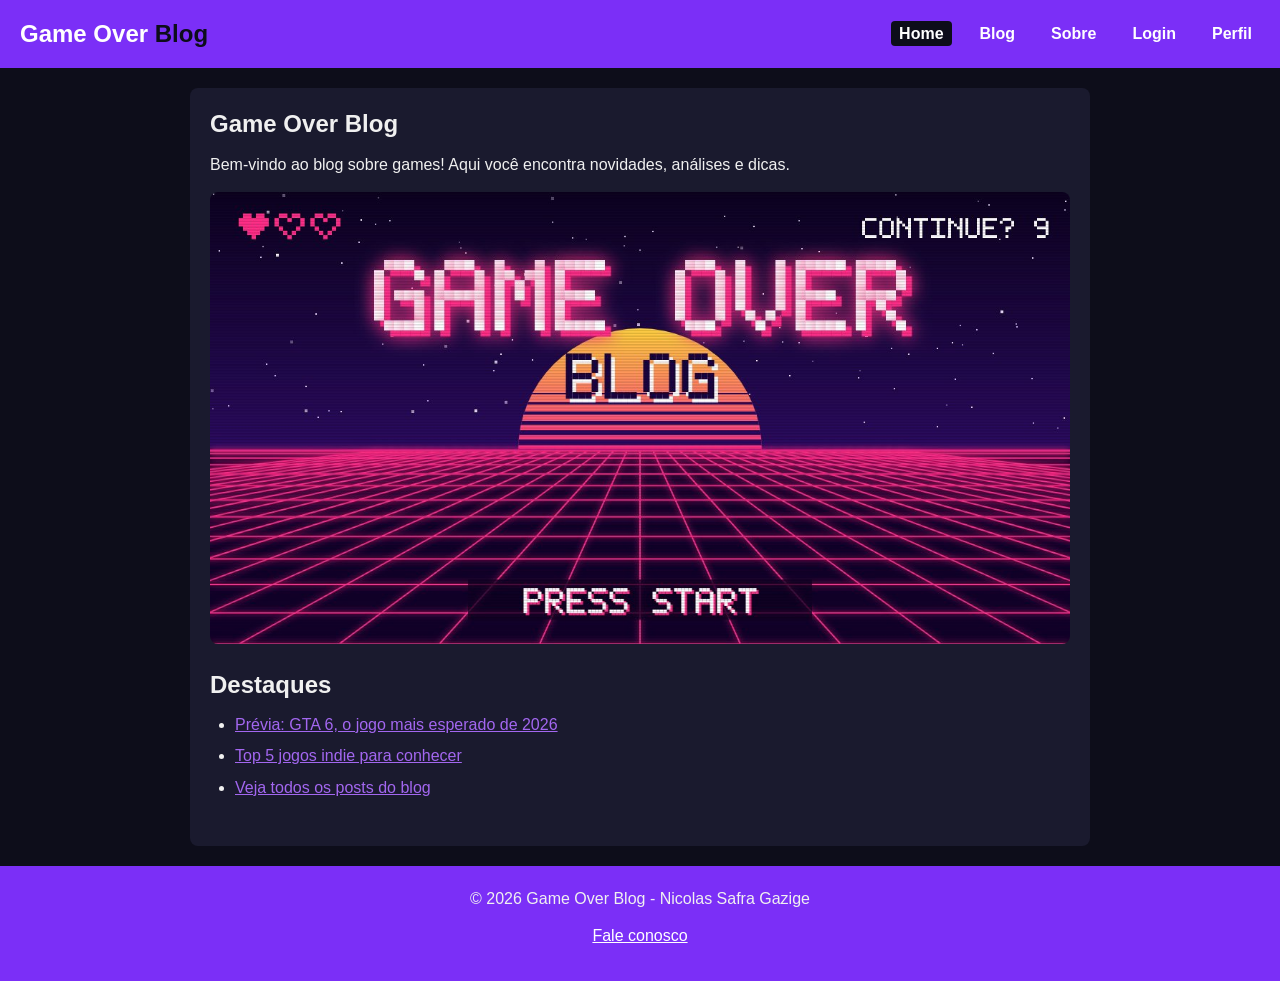
<file: index.html>
<!DOCTYPE html>
<!--
Descricao: Projeto integrador - Blog de Conteúdo sobre games
nome_arquivo: index.html
nome_exercicio: Projeto Game Over Blog
nome_aluno: Nicolas Safra Gazige
email_aluno: nicolas.gazige@aluno.cps.sp.gov.br
turma: WEBI-ISW028-A
-->
<html lang="pt-BR">
<head>
    <meta charset="UTF-8">
    <meta name="viewport" content="width=device-width, initial-scale=1.0">
    <meta name="description" content="Blog sobre games com novidades, análises e dicas.">
    <title>Home | Game Over Blog</title>

    <!-- Estilos da página -->
    <link rel="stylesheet" href="static/css/styles.css">
</head>
<body>
    <!-- Cabeçalho: logo e navegação (igual em todas as páginas) -->
    <header>
        <a href="index.html" class="logo">Game Over <span>Blog</span></a>
        <nav>
            <ul>
                <li><a href="index.html" class="ativo" aria-current="page">Home</a></li>
                <li><a href="blog.html">Blog</a></li>
                <li><a href="sobre.html">Sobre</a></li>
                <li><a href="login.html">Login</a></li>
                <li><a href="aulaHTML13/perfil.html">Perfil</a></li>
            </ul>
        </nav>
    </header>

    <!-- Conteúdo principal (muda de página para página) -->
    <main>
        <section class="hero">
            <h1>Game Over Blog</h1>
            <p>Bem-vindo ao blog sobre games! Aqui você encontra novidades, análises e dicas.</p>
            <img src="static/images/capa.jpg" alt="Capa do Game Over Blog: letreiro GAME OVER em pixel art sobre um pôr do sol retrô e grade neon">
        </section>

        <section>
            <h2>Destaques</h2>
            <ul class="destaques">
                <li><a href="post1.html">Prévia: GTA 6, o jogo mais esperado de 2026</a></li>
                <li><a href="post2.html">Top 5 jogos indie para conhecer</a></li>
                <li><a href="blog.html">Veja todos os posts do blog</a></li>
            </ul>
        </section>
    </main>

    <!-- Rodapé (igual em todas as páginas) -->
    <footer>
        <p>&copy; 2026 Game Over Blog - Nicolas Safra Gazige</p>
        <p><a href="sobre.html">Fale conosco</a></p>
    </footer>
</body>
</html>
</file>
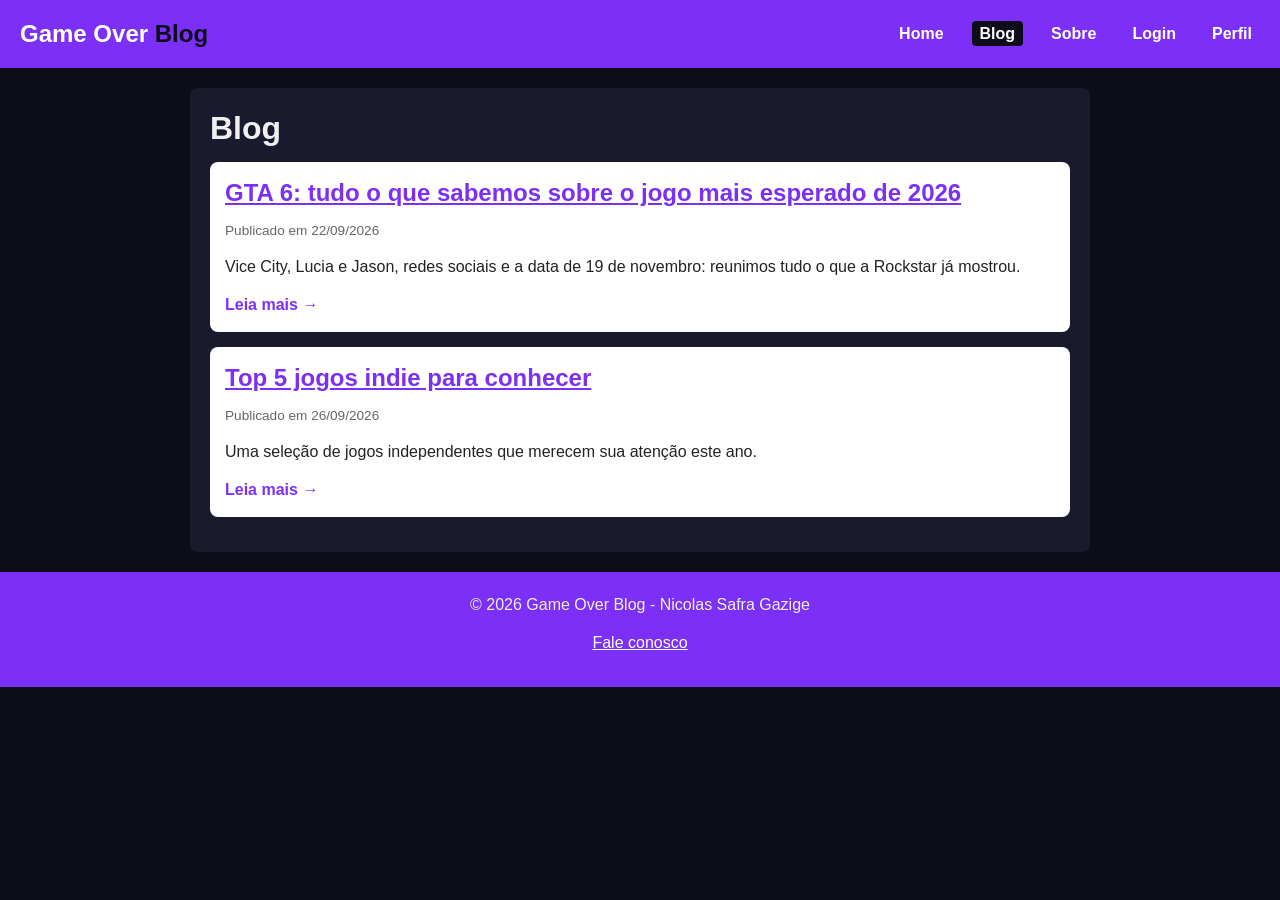
<file: blog.html>
<!DOCTYPE html>
<!--
Descricao: Projeto integrador - Blog de Conteúdo sobre games
nome_arquivo: blog.html
nome_exercicio: Projeto Game Over Blog
nome_aluno: Nicolas Safra Gazige
email_aluno: nicolas.gazige@aluno.cps.sp.gov.br
turma: WEBI-ISW028-A
-->
<html lang="pt-BR">
<head>
    <meta charset="UTF-8">
    <meta name="viewport" content="width=device-width, initial-scale=1.0">
    <meta name="description" content="Todos os posts do Game Over Blog.">
    <title>Blog | Game Over Blog</title>

    <!-- Estilos da página -->
    <link rel="stylesheet" href="static/css/styles.css">
</head>
<body>
    <!-- Cabeçalho: logo e navegação (igual em todas as páginas) -->
    <header>
        <a href="index.html" class="logo">Game Over <span>Blog</span></a>
        <nav>
            <ul>
                <li><a href="index.html">Home</a></li>
                <li><a href="blog.html" class="ativo" aria-current="page">Blog</a></li>
                <li><a href="sobre.html">Sobre</a></li>
                <li><a href="login.html">Login</a></li>
                <li><a href="aulaHTML13/perfil.html">Perfil</a></li>
            </ul>
        </nav>
    </header>

    <!-- Conteúdo principal (muda de página para página) -->
    <main>
        <h1>Blog</h1>

        <article class="card">
            <h2><a href="post1.html">GTA 6: tudo o que sabemos sobre o jogo mais esperado de 2026</a></h2>
            <p class="post-meta">Publicado em <time datetime="2026-09-22">22/09/2026</time></p>
            <p>Vice City, Lucia e Jason, redes sociais e a data de 19 de novembro: reunimos tudo o que a Rockstar já mostrou.</p>
            <a href="post1.html" class="leia-mais">Leia mais &rarr;</a>
        </article>

        <article class="card">
            <h2><a href="post2.html">Top 5 jogos indie para conhecer</a></h2>
            <p class="post-meta">Publicado em <time datetime="2026-09-26">26/09/2026</time></p>
            <p>Uma seleção de jogos independentes que merecem sua atenção este ano.</p>
            <a href="post2.html" class="leia-mais">Leia mais &rarr;</a>
        </article>
    </main>

    <!-- Rodapé (igual em todas as páginas) -->
    <footer>
        <p>&copy; 2026 Game Over Blog - Nicolas Safra Gazige</p>
        <p><a href="sobre.html">Fale conosco</a></p>
    </footer>
</body>
</html>
</file>
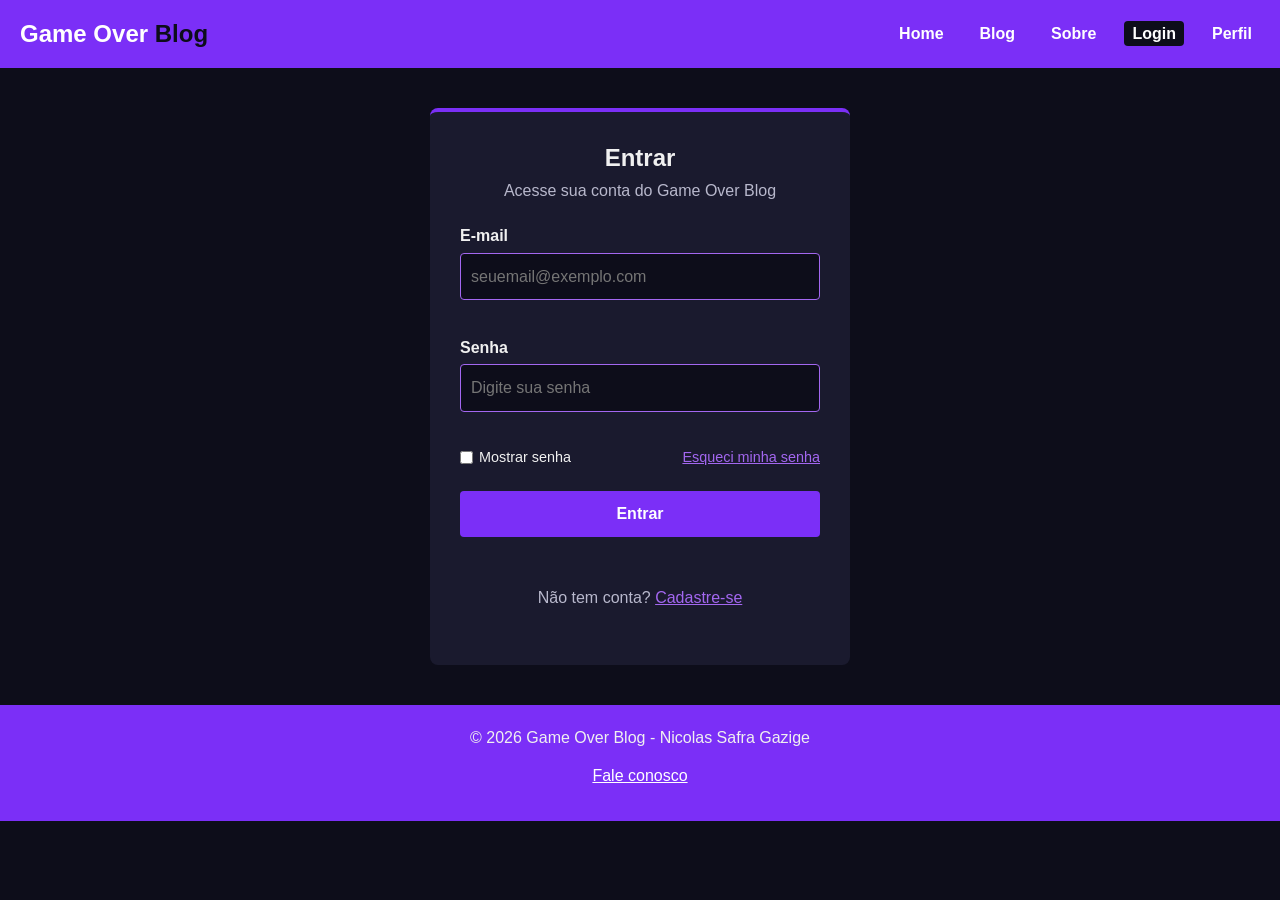
<file: login.html>
<!DOCTYPE html>
<!--
Descricao: Projeto integrador - Blog de Conteúdo sobre games
nome_arquivo: login.html
nome_exercicio: Aula 12 - Introdução aos Formulários Web (tela de login)
nome_aluno: Nicolas Safra Gazige
email_aluno: nicolas.gazige@aluno.cps.sp.gov.br
turma: WEBI-ISW028-A
-->
<html lang="pt-BR">
<head>
    <meta charset="UTF-8">
    <meta name="viewport" content="width=device-width, initial-scale=1.0">
    <meta name="description" content="Entre na sua conta do Game Over Blog.">
    <title>Login | Game Over Blog</title>

    <!-- Estilos do site + estilos da tela de login -->
    <link rel="stylesheet" href="static/css/styles.css">
    <link rel="stylesheet" href="static/css/login.css">
</head>
<body>
    <!-- Cabeçalho: logo e navegação (igual em todas as páginas) -->
    <header>
        <a href="index.html" class="logo">Game Over <span>Blog</span></a>
        <nav>
            <ul>
                <li><a href="index.html">Home</a></li>
                <li><a href="blog.html">Blog</a></li>
                <li><a href="sobre.html">Sobre</a></li>
                <li><a href="login.html" class="ativo" aria-current="page">Login</a></li>
                <li><a href="aulaHTML13/perfil.html">Perfil</a></li>
            </ul>
        </nav>
    </header>

    <main class="pagina-login">
        <section class="caixa-login">
            <h1>Entrar</h1>
            <p class="subtitulo">Acesse sua conta do Game Over Blog</p>

            <!-- action: para onde os dados seriam enviados | method: forma de envio (GET ou POST) -->
            <form id="formLogin" action="#" method="post" novalidate>

                <div class="campo">
                    <label for="email">E-mail</label>
                    <input type="email" id="email" name="email" placeholder="seuemail@exemplo.com">
                    <span class="erro" id="erroEmail"></span>
                </div>

                <div class="campo">
                    <label for="senha">Senha</label>
                    <!-- type="password" deixa a senha oculta -->
                    <input type="password" id="senha" name="senha" placeholder="Digite sua senha">
                    <span class="erro" id="erroSenha"></span>
                </div>

                <div class="opcoes">
                    <label class="mostrar">
                        <input type="checkbox" id="mostrarSenha"> Mostrar senha
                    </label>
                    <a href="#">Esqueci minha senha</a>
                </div>

                <button type="submit">Entrar</button>

                <p class="mensagem" id="mensagem"></p>
            </form>

            <p class="cadastro">Não tem conta? <a href="aulaHTML13/cadastro.html">Cadastre-se</a></p>
        </section>
    </main>

    <!-- Rodapé (igual em todas as páginas) -->
    <footer>
        <p>&copy; 2026 Game Over Blog - Nicolas Safra Gazige</p>
        <p><a href="sobre.html">Fale conosco</a></p>
    </footer>

    <script src="static/js/login.js"></script>
</body>
</html>
</file>
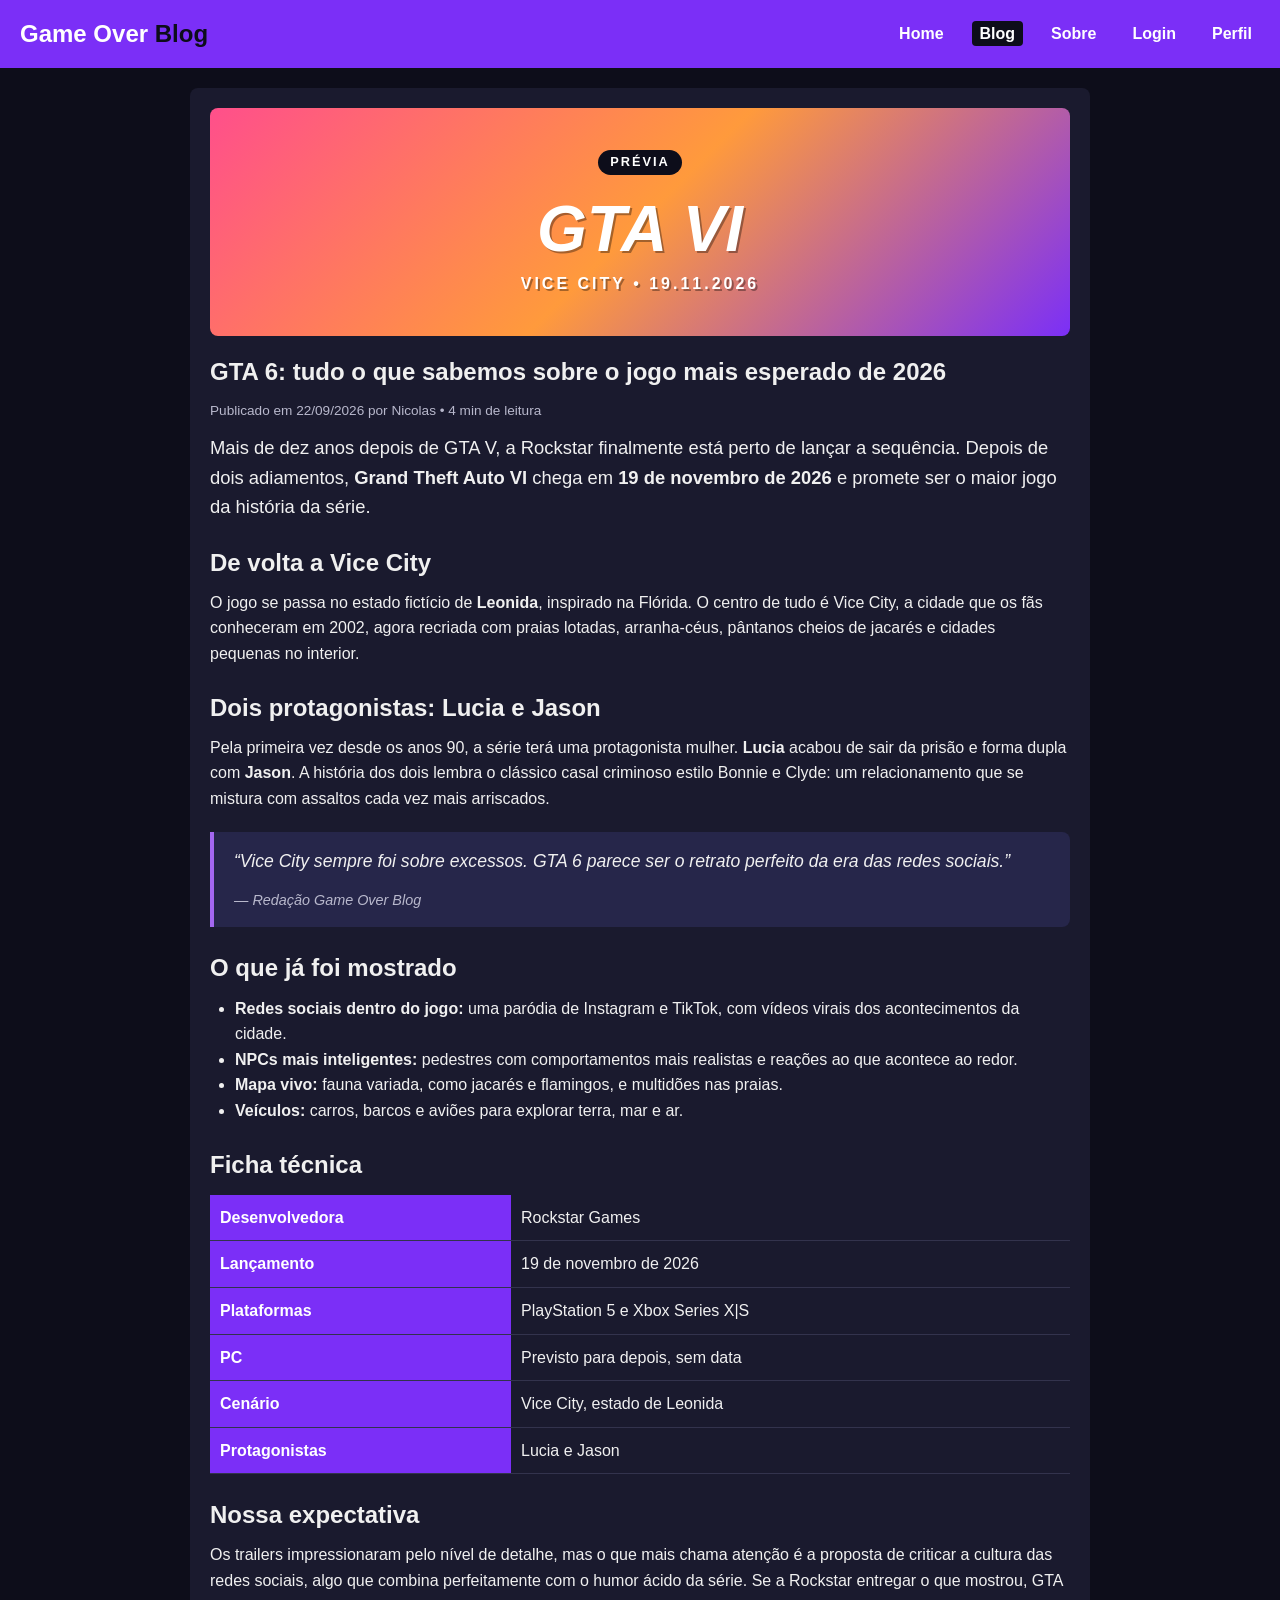
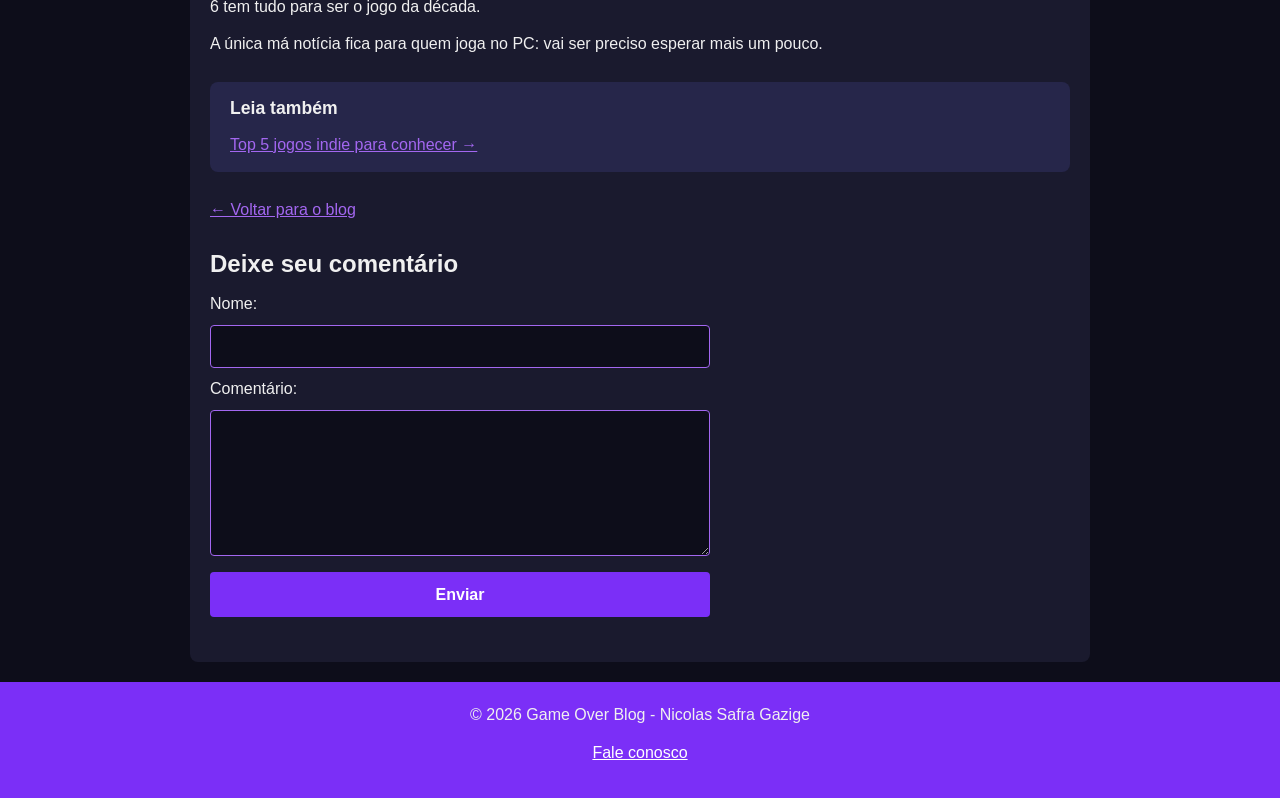
<file: post1.html>
<!DOCTYPE html>
<!--
Descricao: Projeto integrador - Blog de Conteúdo sobre games
nome_arquivo: post1.html
nome_exercicio: Projeto Game Over Blog
nome_aluno: Nicolas Safra Gazige
email_aluno: nicolas.gazige@aluno.cps.sp.gov.br
turma: WEBI-ISW028-A
-->
<html lang="pt-BR">
<head>
    <meta charset="UTF-8">
    <meta name="viewport" content="width=device-width, initial-scale=1.0">
    <meta name="description" content="GTA 6: data de lançamento, protagonistas, cenário e tudo o que já sabemos.">
    <title>GTA 6: tudo o que sabemos | Game Over Blog</title>

    <!-- Estilos da página -->
    <link rel="stylesheet" href="static/css/styles.css">
</head>
<body>
    <!-- Cabeçalho: logo e navegação (igual em todas as páginas) -->
    <header>
        <a href="index.html" class="logo">Game Over <span>Blog</span></a>
        <nav>
            <ul>
                <li><a href="index.html">Home</a></li>
                <li><a href="blog.html" class="ativo" aria-current="page">Blog</a></li>
                <li><a href="sobre.html">Sobre</a></li>
                <li><a href="login.html">Login</a></li>
                <li><a href="aulaHTML13/perfil.html">Perfil</a></li>
            </ul>
        </nav>
    </header>

    <!-- Conteúdo principal (muda de página para página) -->
    <main>
        <article class="post">
            <!-- Banner feito só com CSS (sem imagem) -->
            <div class="banner-gta">
                <p class="banner-tag">Prévia</p>
                <p class="banner-titulo">GTA VI</p>
                <p class="banner-sub">Vice City &bull; 19.11.2026</p>
            </div>

            <h1>GTA 6: tudo o que sabemos sobre o jogo mais esperado de 2026</h1>
            <p class="post-meta">Publicado em <time datetime="2026-09-22">22/09/2026</time> por Nicolas &bull; 4 min de leitura</p>

            <p class="lead">Mais de dez anos depois de GTA V, a Rockstar finalmente está perto de lançar a sequência. Depois de dois adiamentos, <strong>Grand Theft Auto VI</strong> chega em <strong>19 de novembro de 2026</strong> e promete ser o maior jogo da história da série.</p>

            <h2>De volta a Vice City</h2>
            <p>O jogo se passa no estado fictício de <strong>Leonida</strong>, inspirado na Flórida. O centro de tudo é Vice City, a cidade que os fãs conheceram em 2002, agora recriada com praias lotadas, arranha-céus, pântanos cheios de jacarés e cidades pequenas no interior.</p>

            <h2>Dois protagonistas: Lucia e Jason</h2>
            <p>Pela primeira vez desde os anos 90, a série terá uma protagonista mulher. <strong>Lucia</strong> acabou de sair da prisão e forma dupla com <strong>Jason</strong>. A história dos dois lembra o clássico casal criminoso estilo Bonnie e Clyde: um relacionamento que se mistura com assaltos cada vez mais arriscados.</p>

            <blockquote>
                <p>&ldquo;Vice City sempre foi sobre excessos. GTA 6 parece ser o retrato perfeito da era das redes sociais.&rdquo;</p>
                <cite>&mdash; Redação Game Over Blog</cite>
            </blockquote>

            <h2>O que já foi mostrado</h2>
            <ul>
                <li><strong>Redes sociais dentro do jogo:</strong> uma paródia de Instagram e TikTok, com vídeos virais dos acontecimentos da cidade.</li>
                <li><strong>NPCs mais inteligentes:</strong> pedestres com comportamentos mais realistas e reações ao que acontece ao redor.</li>
                <li><strong>Mapa vivo:</strong> fauna variada, como jacarés e flamingos, e multidões nas praias.</li>
                <li><strong>Veículos:</strong> carros, barcos e aviões para explorar terra, mar e ar.</li>
            </ul>

            <h2>Ficha técnica</h2>
            <table class="ficha">
                <tbody>
                    <tr>
                        <th scope="row">Desenvolvedora</th>
                        <td>Rockstar Games</td>
                    </tr>
                    <tr>
                        <th scope="row">Lançamento</th>
                        <td><time datetime="2026-11-19">19 de novembro de 2026</time></td>
                    </tr>
                    <tr>
                        <th scope="row">Plataformas</th>
                        <td>PlayStation 5 e Xbox Series X|S</td>
                    </tr>
                    <tr>
                        <th scope="row">PC</th>
                        <td>Previsto para depois, sem data</td>
                    </tr>
                    <tr>
                        <th scope="row">Cenário</th>
                        <td>Vice City, estado de Leonida</td>
                    </tr>
                    <tr>
                        <th scope="row">Protagonistas</th>
                        <td>Lucia e Jason</td>
                    </tr>
                </tbody>
            </table>

            <h2>Nossa expectativa</h2>
            <p>Os trailers impressionaram pelo nível de detalhe, mas o que mais chama atenção é a proposta de criticar a cultura das redes sociais, algo que combina perfeitamente com o humor ácido da série. Se a Rockstar entregar o que mostrou, GTA 6 tem tudo para ser o jogo da década.</p>
            <p>A única má notícia fica para quem joga no PC: vai ser preciso esperar mais um pouco.</p>

            <aside class="leia-tambem">
                <h2>Leia também</h2>
                <p><a href="post2.html">Top 5 jogos indie para conhecer &rarr;</a></p>
            </aside>

            <p><a href="blog.html">&larr; Voltar para o blog</a></p>
        </article>

        <section class="comentarios">
            <h2>Deixe seu comentário</h2>
            <form action="#" method="post">
                <label for="nome">Nome:</label>
                <input type="text" id="nome" name="nome" required>

                <label for="comentario">Comentário:</label>
                <textarea id="comentario" name="comentario" rows="5" required></textarea>

                <button type="submit">Enviar</button>
            </form>
        </section>
    </main>

    <!-- Rodapé (igual em todas as páginas) -->
    <footer>
        <p>&copy; 2026 Game Over Blog - Nicolas Safra Gazige</p>
        <p><a href="sobre.html">Fale conosco</a></p>
    </footer>
</body>
</html>
</file>
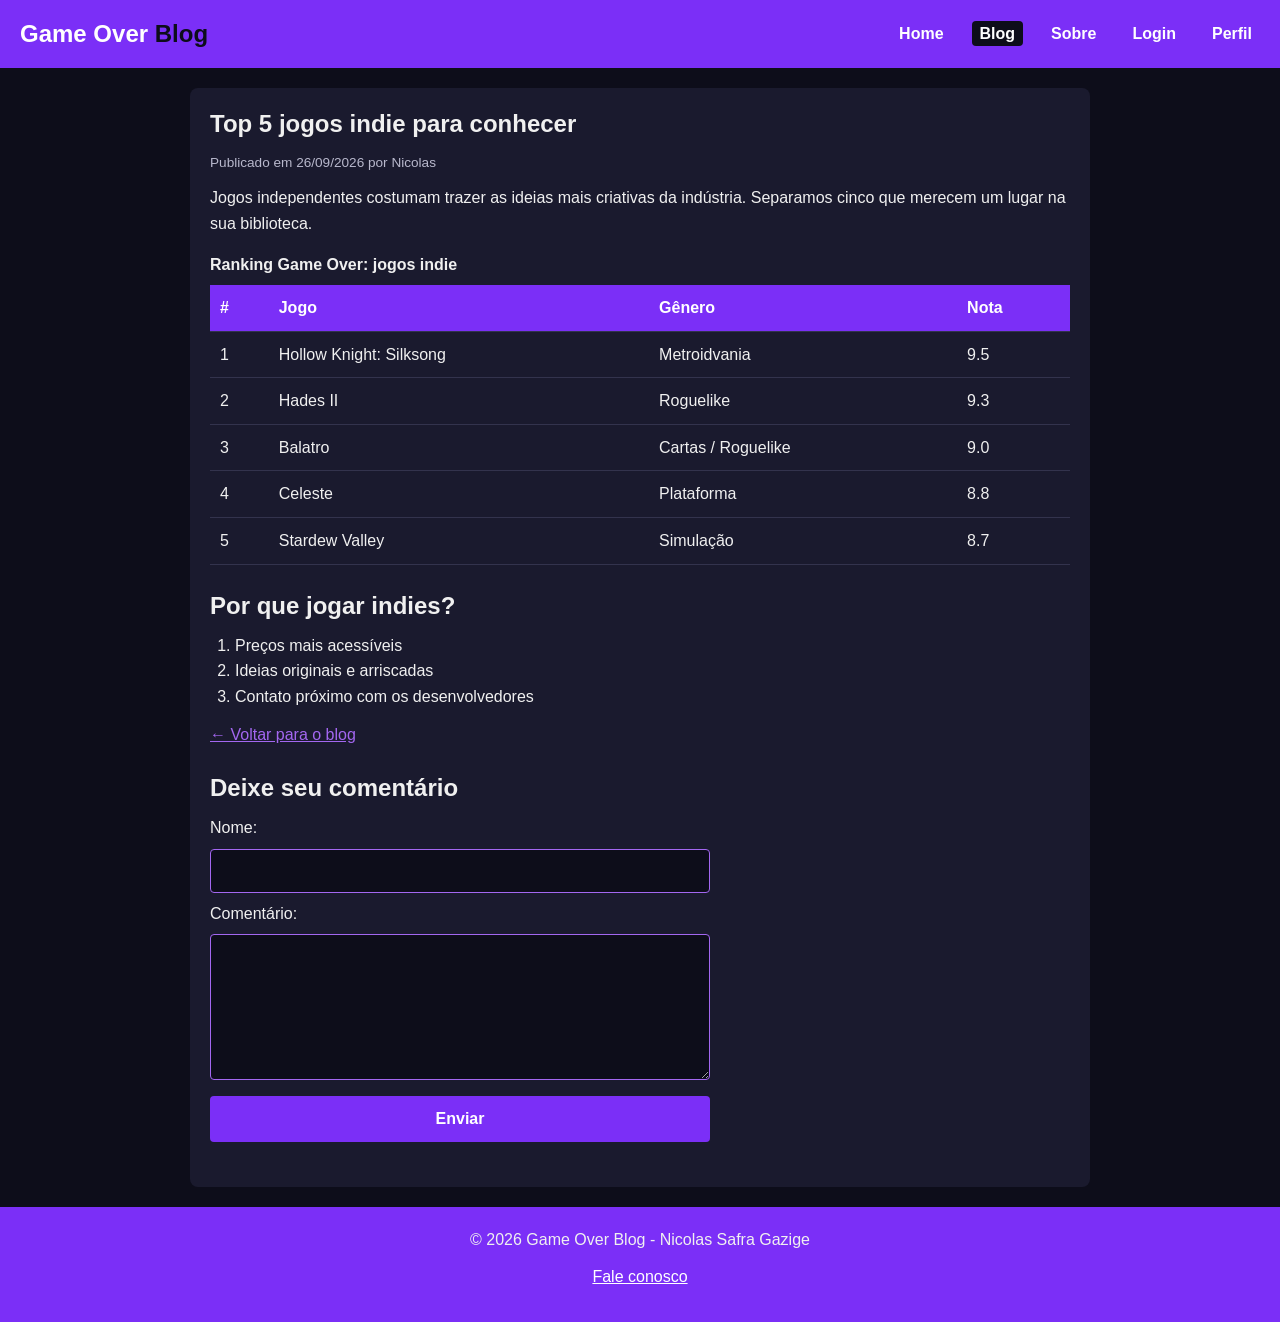
<file: post2.html>
<!DOCTYPE html>
<!--
Descricao: Projeto integrador - Blog de Conteúdo sobre games
nome_arquivo: post2.html
nome_exercicio: Projeto Game Over Blog
nome_aluno: Nicolas Safra Gazige
email_aluno: nicolas.gazige@aluno.cps.sp.gov.br
turma: WEBI-ISW028-A
-->
<html lang="pt-BR">
<head>
    <meta charset="UTF-8">
    <meta name="viewport" content="width=device-width, initial-scale=1.0">
    <meta name="description" content="Ranking com cinco jogos indie para conhecer.">
    <title>Top 5 jogos indie | Game Over Blog</title>

    <!-- Estilos da página -->
    <link rel="stylesheet" href="static/css/styles.css">
</head>
<body>
    <!-- Cabeçalho: logo e navegação (igual em todas as páginas) -->
    <header>
        <a href="index.html" class="logo">Game Over <span>Blog</span></a>
        <nav>
            <ul>
                <li><a href="index.html">Home</a></li>
                <li><a href="blog.html" class="ativo" aria-current="page">Blog</a></li>
                <li><a href="sobre.html">Sobre</a></li>
                <li><a href="login.html">Login</a></li>
                <li><a href="aulaHTML13/perfil.html">Perfil</a></li>
            </ul>
        </nav>
    </header>

    <!-- Conteúdo principal (muda de página para página) -->
    <main>
        <article class="post">
            <h1>Top 5 jogos indie para conhecer</h1>
            <p class="post-meta">Publicado em <time datetime="2026-09-26">26/09/2026</time> por Nicolas</p>

            <p>Jogos independentes costumam trazer as ideias mais criativas da indústria. Separamos cinco que merecem um lugar na sua biblioteca.</p>

            <table>
                <caption>Ranking Game Over: jogos indie</caption>
                <thead>
                    <tr>
                        <th scope="col">#</th>
                        <th scope="col">Jogo</th>
                        <th scope="col">Gênero</th>
                        <th scope="col">Nota</th>
                    </tr>
                </thead>
                <tbody>
                    <tr>
                        <td>1</td>
                        <td>Hollow Knight: Silksong</td>
                        <td>Metroidvania</td>
                        <td>9.5</td>
                    </tr>
                    <tr>
                        <td>2</td>
                        <td>Hades II</td>
                        <td>Roguelike</td>
                        <td>9.3</td>
                    </tr>
                    <tr>
                        <td>3</td>
                        <td>Balatro</td>
                        <td>Cartas / Roguelike</td>
                        <td>9.0</td>
                    </tr>
                    <tr>
                        <td>4</td>
                        <td>Celeste</td>
                        <td>Plataforma</td>
                        <td>8.8</td>
                    </tr>
                    <tr>
                        <td>5</td>
                        <td>Stardew Valley</td>
                        <td>Simulação</td>
                        <td>8.7</td>
                    </tr>
                </tbody>
            </table>

            <h2>Por que jogar indies?</h2>
            <ol>
                <li>Preços mais acessíveis</li>
                <li>Ideias originais e arriscadas</li>
                <li>Contato próximo com os desenvolvedores</li>
            </ol>

            <p><a href="blog.html">&larr; Voltar para o blog</a></p>
        </article>

        <section class="comentarios">
            <h2>Deixe seu comentário</h2>
            <form action="#" method="post">
                <label for="nome">Nome:</label>
                <input type="text" id="nome" name="nome" required>

                <label for="comentario">Comentário:</label>
                <textarea id="comentario" name="comentario" rows="5" required></textarea>

                <button type="submit">Enviar</button>
            </form>
        </section>
    </main>

    <!-- Rodapé (igual em todas as páginas) -->
    <footer>
        <p>&copy; 2026 Game Over Blog - Nicolas Safra Gazige</p>
        <p><a href="sobre.html">Fale conosco</a></p>
    </footer>
</body>
</html>
</file>
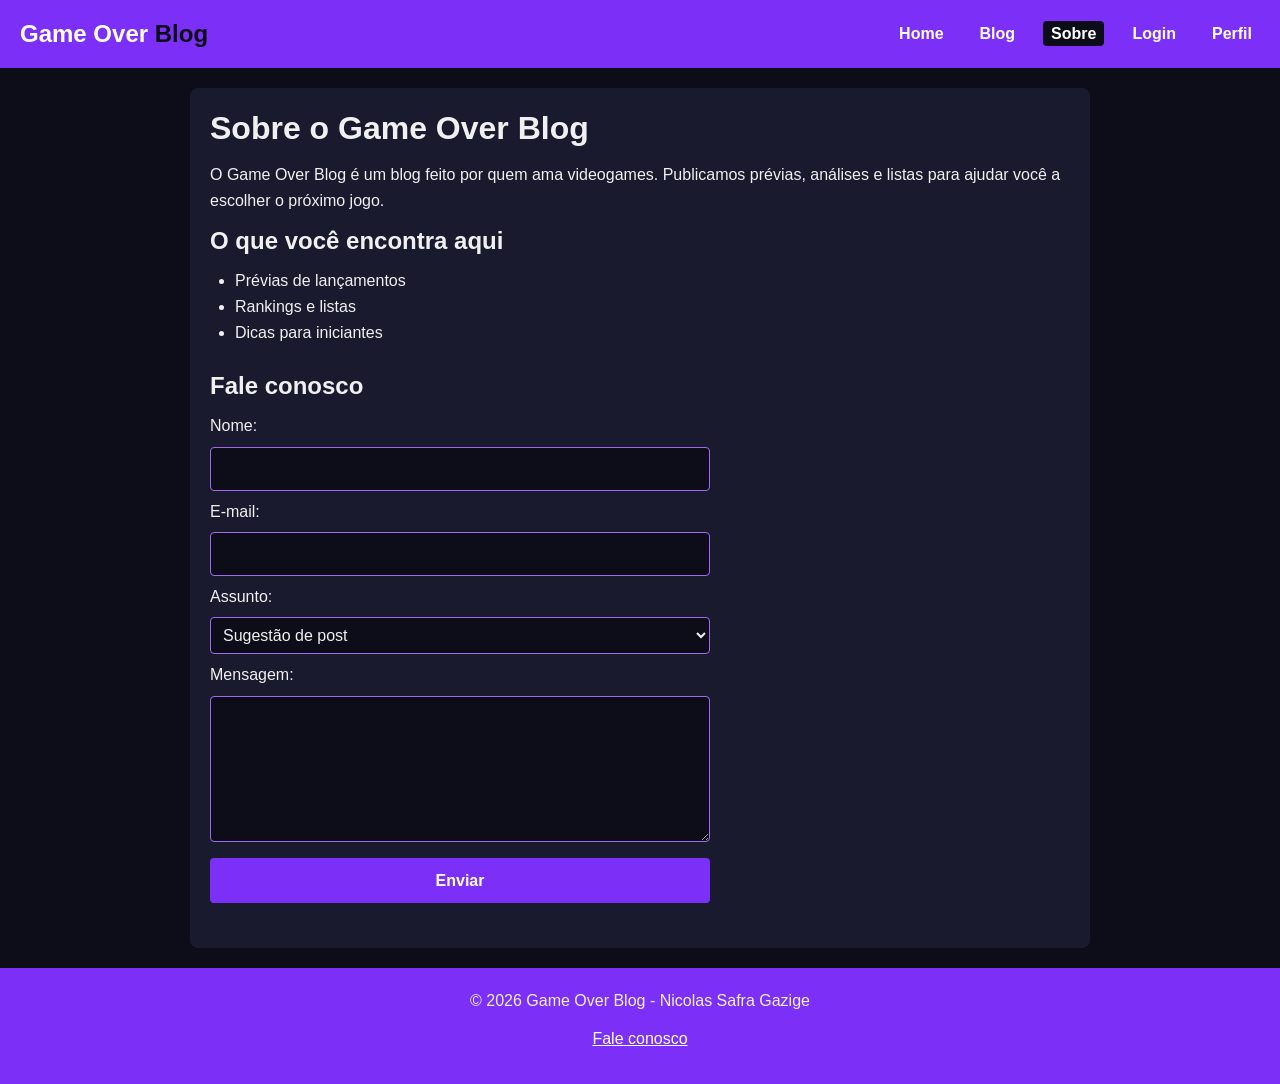
<file: sobre.html>
<!DOCTYPE html>
<!--
Descricao: Projeto integrador - Blog de Conteúdo sobre games
nome_arquivo: sobre.html
nome_exercicio: Projeto Game Over Blog
nome_aluno: Nicolas Safra Gazige
email_aluno: nicolas.gazige@aluno.cps.sp.gov.br
turma: WEBI-ISW028-A
-->
<html lang="pt-BR">
<head>
    <meta charset="UTF-8">
    <meta name="viewport" content="width=device-width, initial-scale=1.0">
    <meta name="description" content="Conheça o Game Over Blog e entre em contato.">
    <title>Sobre | Game Over Blog</title>

    <!-- Estilos da página -->
    <link rel="stylesheet" href="static/css/styles.css">
</head>
<body>
    <!-- Cabeçalho: logo e navegação (igual em todas as páginas) -->
    <header>
        <a href="index.html" class="logo">Game Over <span>Blog</span></a>
        <nav>
            <ul>
                <li><a href="index.html">Home</a></li>
                <li><a href="blog.html">Blog</a></li>
                <li><a href="sobre.html" class="ativo" aria-current="page">Sobre</a></li>
                <li><a href="login.html">Login</a></li>
                <li><a href="aulaHTML13/perfil.html">Perfil</a></li>
            </ul>
        </nav>
    </header>

    <!-- Conteúdo principal (muda de página para página) -->
    <main>
        <h1>Sobre o Game Over Blog</h1>

        <section>
            <p>O Game Over Blog é um blog feito por quem ama videogames. Publicamos prévias, análises e listas para ajudar você a escolher o próximo jogo.</p>

            <h2>O que você encontra aqui</h2>
            <ul>
                <li>Prévias de lançamentos</li>
                <li>Rankings e listas</li>
                <li>Dicas para iniciantes</li>
            </ul>
        </section>

        <section class="contato">
            <h2>Fale conosco</h2>
            <form action="#" method="post">
                <label for="nome">Nome:</label>
                <input type="text" id="nome" name="nome" required>

                <label for="email">E-mail:</label>
                <input type="email" id="email" name="email" required>

                <label for="assunto">Assunto:</label>
                <select id="assunto" name="assunto">
                    <option value="sugestao">Sugestão de post</option>
                    <option value="parceria">Parceria</option>
                    <option value="outro">Outro</option>
                </select>

                <label for="mensagem">Mensagem:</label>
                <textarea id="mensagem" name="mensagem" rows="5" required></textarea>

                <button type="submit">Enviar</button>
            </form>
        </section>
    </main>

    <!-- Rodapé (igual em todas as páginas) -->
    <footer>
        <p>&copy; 2026 Game Over Blog - Nicolas Safra Gazige</p>
        <p><a href="sobre.html">Fale conosco</a></p>
    </footer>
</body>
</html>
</file>
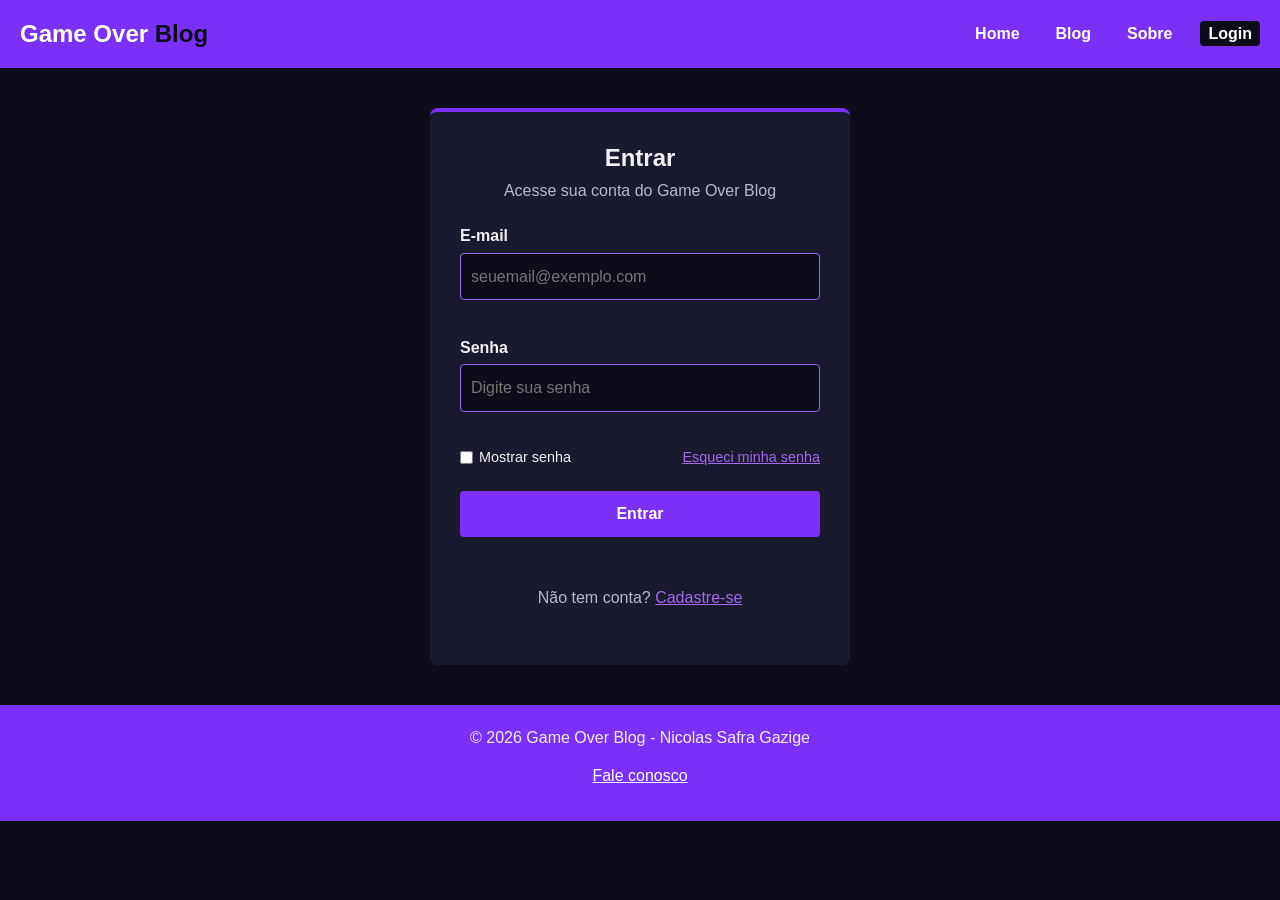
<file: aulaHTML12/login.html>
<!DOCTYPE html>
<!--
Descricao: Projeto integrador - Blog de Conteúdo sobre games
nome_arquivo: login.html
nome_exercicio: Aula 12 - Introdução aos Formulários Web (tela de login)
nome_aluno: Nicolas Safra Gazige
email_aluno: nicolas.gazige@aluno.cps.sp.gov.br
turma: WEBI-ISW028-A
-->
<html lang="pt-BR">
<head>
    <meta charset="UTF-8">
    <meta name="viewport" content="width=device-width, initial-scale=1.0">
    <meta name="description" content="Entre na sua conta do Game Over Blog.">
    <title>Login | Game Over Blog</title>

    <!-- Estilos do site + estilos da tela de login -->
    <link rel="stylesheet" href="../static/css/styles.css">
    <link rel="stylesheet" href="login.css">
</head>
<body>
    <!-- Cabeçalho: logo e navegação (igual em todas as páginas) -->
    <header>
        <a href="../index.html" class="logo">Game Over <span>Blog</span></a>
        <nav>
            <ul>
                <li><a href="../index.html">Home</a></li>
                <li><a href="../blog.html">Blog</a></li>
                <li><a href="../sobre.html">Sobre</a></li>
                <li><a href="login.html" class="ativo" aria-current="page">Login</a></li>
            </ul>
        </nav>
    </header>

    <main class="pagina-login">
        <section class="caixa-login">
            <h1>Entrar</h1>
            <p class="subtitulo">Acesse sua conta do Game Over Blog</p>

            <!-- action: para onde os dados seriam enviados | method: forma de envio (GET ou POST) -->
            <form id="formLogin" action="#" method="post" novalidate>

                <div class="campo">
                    <label for="email">E-mail</label>
                    <input type="email" id="email" name="email" placeholder="seuemail@exemplo.com">
                    <span class="erro" id="erroEmail"></span>
                </div>

                <div class="campo">
                    <label for="senha">Senha</label>
                    <!-- type="password" deixa a senha oculta -->
                    <input type="password" id="senha" name="senha" placeholder="Digite sua senha">
                    <span class="erro" id="erroSenha"></span>
                </div>

                <div class="opcoes">
                    <label class="mostrar">
                        <input type="checkbox" id="mostrarSenha"> Mostrar senha
                    </label>
                    <a href="#">Esqueci minha senha</a>
                </div>

                <button type="submit">Entrar</button>

                <p class="mensagem" id="mensagem"></p>
            </form>

            <p class="cadastro">Não tem conta? <a href="#">Cadastre-se</a></p>
        </section>
    </main>

    <!-- Rodapé (igual em todas as páginas) -->
    <footer>
        <p>&copy; 2026 Game Over Blog - Nicolas Safra Gazige</p>
        <p><a href="../sobre.html">Fale conosco</a></p>
    </footer>

    <script src="login.js"></script>
</body>
</html>
</file>
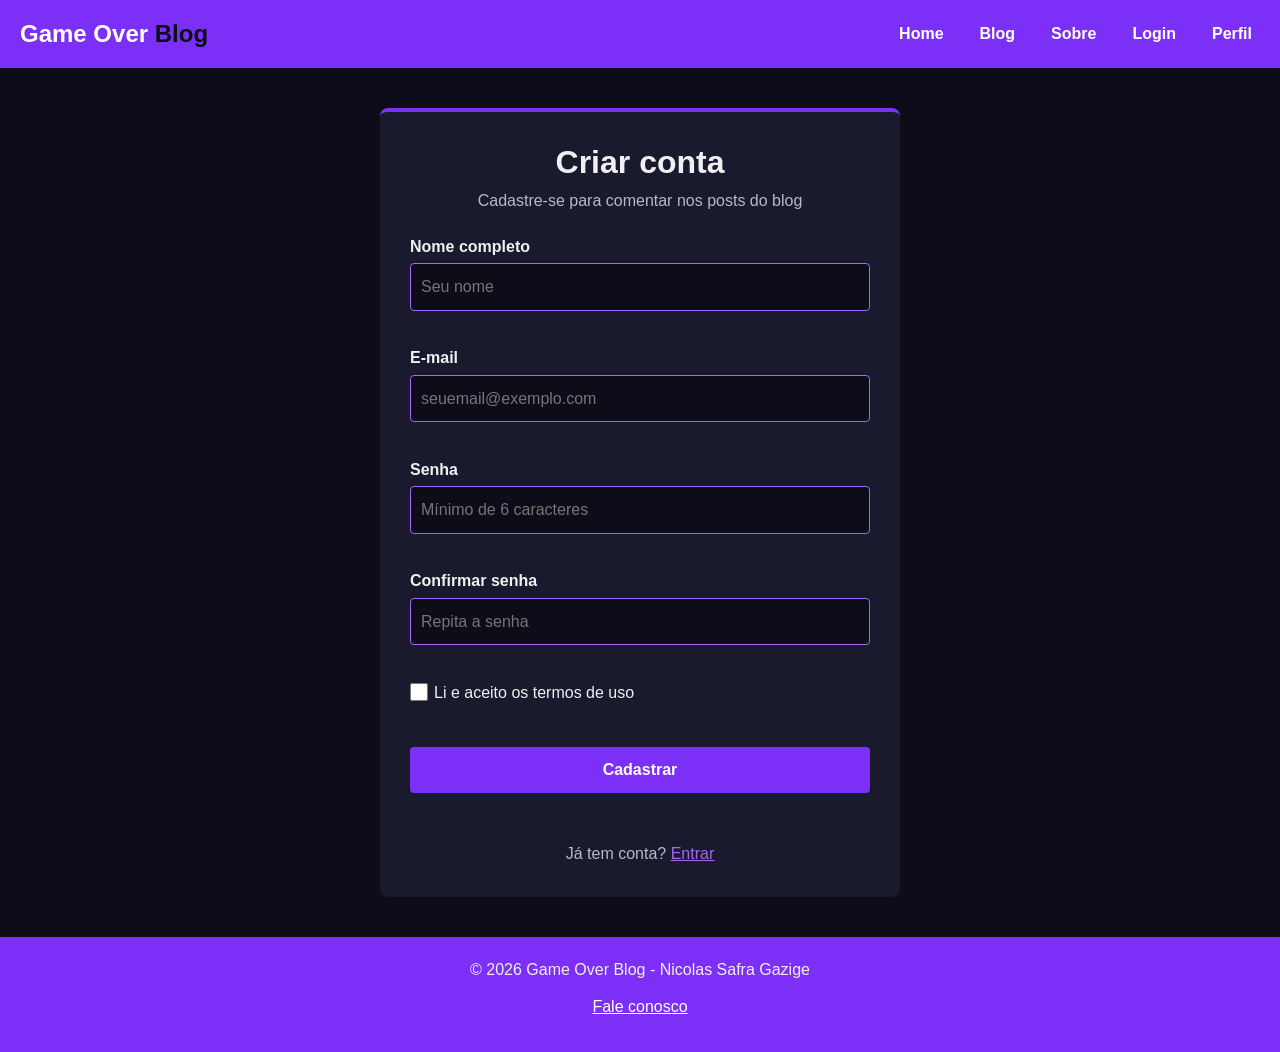
<file: aulaHTML13/cadastro.html>
<!DOCTYPE html>
<!--
Descricao: Projeto integrador - Blog de Conteúdo sobre games
nome_arquivo: cadastro.html
nome_exercicio: Aula 13 - Elementos Avançados de Formulário (cadastro)
nome_aluno: Nicolas Safra Gazige
email_aluno: nicolas.gazige@aluno.cps.sp.gov.br
turma: WEBI-ISW028-A
-->
<html lang="pt-BR">
<head>
    <meta charset="UTF-8">
    <meta name="viewport" content="width=device-width, initial-scale=1.0">
    <meta name="description" content="Crie sua conta no Game Over Blog.">
    <title>Cadastro | Game Over Blog</title>

    <!-- Estilos do site + estilos dos formulários da Aula 13 -->
    <link rel="stylesheet" href="../static/css/styles.css">
    <link rel="stylesheet" href="main.css">
</head>
<body>
    <!-- Cabeçalho: logo e navegação (igual em todas as páginas) -->
    <header>
        <a href="../index.html" class="logo">Game Over <span>Blog</span></a>
        <nav>
            <ul>
                <li><a href="../index.html">Home</a></li>
                <li><a href="../blog.html">Blog</a></li>
                <li><a href="../sobre.html">Sobre</a></li>
                <li><a href="../login.html">Login</a></li>
                <li><a href="perfil.html">Perfil</a></li>
            </ul>
        </nav>
    </header>

    <main class="pagina-form">
        <h1>Criar conta</h1>
        <p class="subtitulo">Cadastre-se para comentar nos posts do blog</p>

        <!-- novalidate: a validação é feita pelo main.js -->
        <form id="formCadastro" action="#" method="post" novalidate>

            <div class="campo">
                <label for="nome">Nome completo</label>
                <input type="text" id="nome" name="nome" placeholder="Seu nome">
                <span class="erro" id="erroNome"></span>
            </div>

            <div class="campo">
                <label for="email">E-mail</label>
                <input type="email" id="email" name="email" placeholder="seuemail@exemplo.com">
                <span class="erro" id="erroEmail"></span>
            </div>

            <div class="campo">
                <label for="senha">Senha</label>
                <!-- type="password" deixa a senha oculta -->
                <input type="password" id="senha" name="senha" placeholder="Mínimo de 6 caracteres">
                <span class="erro" id="erroSenha"></span>
            </div>

            <div class="campo">
                <label for="confirmaSenha">Confirmar senha</label>
                <input type="password" id="confirmaSenha" name="confirmaSenha" placeholder="Repita a senha">
                <span class="erro" id="erroConfirma"></span>
            </div>

            <!-- checkbox: aceitar os termos -->
            <div class="campo">
                <label class="opcao">
                    <input type="checkbox" id="termos" name="termos"> Li e aceito os termos de uso
                </label>
                <span class="erro" id="erroTermos"></span>
            </div>

            <button type="submit">Cadastrar</button>

            <p class="mensagem" id="mensagem"></p>
        </form>

        <p class="rodape-form">Já tem conta? <a href="../login.html">Entrar</a></p>
    </main>

    <!-- Rodapé (igual em todas as páginas) -->
    <footer>
        <p>&copy; 2026 Game Over Blog - Nicolas Safra Gazige</p>
        <p><a href="../sobre.html">Fale conosco</a></p>
    </footer>

    <script src="main.js"></script>
</body>
</html>
</file>
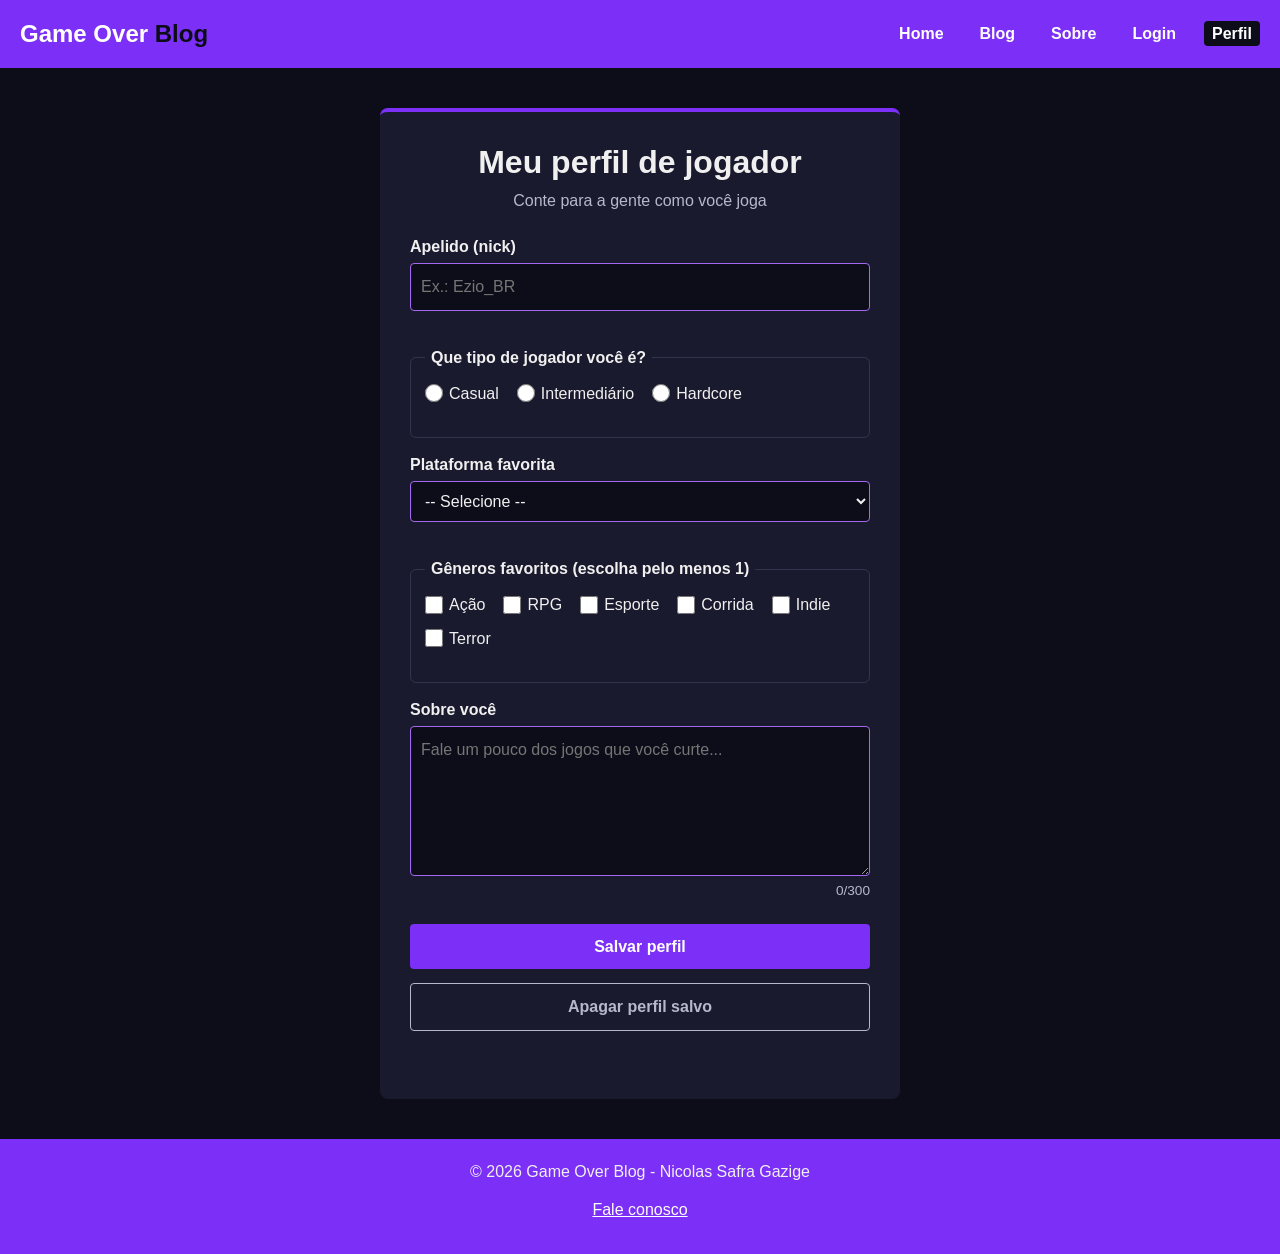
<file: aulaHTML13/perfil.html>
<!DOCTYPE html>
<!--
Descricao: Projeto integrador - Blog de Conteúdo sobre games
nome_arquivo: perfil.html
nome_exercicio: Aula 13 - Elementos Avançados de Formulário (perfil)
nome_aluno: Nicolas Safra Gazige
email_aluno: nicolas.gazige@aluno.cps.sp.gov.br
turma: WEBI-ISW028-A
-->
<html lang="pt-BR">
<head>
    <meta charset="UTF-8">
    <meta name="viewport" content="width=device-width, initial-scale=1.0">
    <meta name="description" content="Monte seu perfil de jogador no Game Over Blog.">
    <title>Perfil | Game Over Blog</title>

    <!-- Estilos do site + estilos dos formulários da Aula 13 -->
    <link rel="stylesheet" href="../static/css/styles.css">
    <link rel="stylesheet" href="main.css">
</head>
<body>
    <!-- Cabeçalho: logo e navegação (igual em todas as páginas) -->
    <header>
        <a href="../index.html" class="logo">Game Over <span>Blog</span></a>
        <nav>
            <ul>
                <li><a href="../index.html">Home</a></li>
                <li><a href="../blog.html">Blog</a></li>
                <li><a href="../sobre.html">Sobre</a></li>
                <li><a href="../login.html">Login</a></li>
                <li><a href="perfil.html" class="ativo" aria-current="page">Perfil</a></li>
            </ul>
        </nav>
    </header>

    <main class="pagina-form">
        <h1>Meu perfil de jogador</h1>
        <p class="subtitulo">Conte para a gente como você joga</p>
        <!-- Preenchido pelo main.js se houver cadastro salvo -->
        <p class="saudacao" id="saudacao"></p>

        <!-- novalidate: a validação é feita pelo main.js -->
        <form id="formPerfil" action="#" method="post" novalidate>

            <!-- Campo de texto simples -->
            <div class="campo">
                <label for="apelido">Apelido (nick)</label>
                <input type="text" id="apelido" name="apelido" placeholder="Ex.: Ezio_BR">
                <span class="erro" id="erroApelido"></span>
            </div>

            <!-- RADIO: só uma opção pode ser marcada (mesmo name) -->
            <fieldset class="campo">
                <legend>Que tipo de jogador você é?</legend>
                <div class="grupo-opcoes">
                    <label class="opcao"><input type="radio" name="tipo" value="casual"> Casual</label>
                    <label class="opcao"><input type="radio" name="tipo" value="intermediario"> Intermediário</label>
                    <label class="opcao"><input type="radio" name="tipo" value="hardcore"> Hardcore</label>
                </div>
                <span class="erro" id="erroTipo"></span>
            </fieldset>

            <!-- SELECT: lista suspensa (dropdown) -->
            <div class="campo">
                <label for="plataforma">Plataforma favorita</label>
                <select id="plataforma" name="plataforma">
                    <option value="">-- Selecione --</option>
                    <option value="pc">PC</option>
                    <option value="playstation">PlayStation</option>
                    <option value="xbox">Xbox</option>
                    <option value="switch">Nintendo Switch</option>
                    <option value="mobile">Celular</option>
                </select>
                <span class="erro" id="erroPlataforma"></span>
            </div>

            <!-- CHECKBOX: várias opções podem ser marcadas -->
            <fieldset class="campo">
                <legend>Gêneros favoritos (escolha pelo menos 1)</legend>
                <div class="grupo-opcoes">
                    <label class="opcao"><input type="checkbox" name="generos" value="acao"> Ação</label>
                    <label class="opcao"><input type="checkbox" name="generos" value="rpg"> RPG</label>
                    <label class="opcao"><input type="checkbox" name="generos" value="esporte"> Esporte</label>
                    <label class="opcao"><input type="checkbox" name="generos" value="corrida"> Corrida</label>
                    <label class="opcao"><input type="checkbox" name="generos" value="indie"> Indie</label>
                    <label class="opcao"><input type="checkbox" name="generos" value="terror"> Terror</label>
                </div>
                <span class="erro" id="erroGeneros"></span>
            </fieldset>

            <!-- TEXTAREA: campo de texto longo -->
            <div class="campo">
                <label for="bio">Sobre você</label>
                <textarea id="bio" name="bio" rows="5" maxlength="300"
                    placeholder="Fale um pouco dos jogos que você curte..."></textarea>
                <div class="linha-info">
                    <span class="erro" id="erroBio"></span>
                    <span class="contador" id="contador">0/300</span>
                </div>
            </div>

            <button type="submit">Salvar perfil</button>
            <!-- type="button": não envia o formulário, só apaga o perfil salvo -->
            <button type="button" id="apagarPerfil" class="botao-secundario">Apagar perfil salvo</button>

            <p class="mensagem" id="mensagem"></p>
        </form>
    </main>

    <!-- Rodapé (igual em todas as páginas) -->
    <footer>
        <p>&copy; 2026 Game Over Blog - Nicolas Safra Gazige</p>
        <p><a href="../sobre.html">Fale conosco</a></p>
    </footer>

    <script src="main.js"></script>
</body>
</html>
</file>
<file: static/css/styles.css>
/*
Descricao: Projeto integrador - Blog de Conteúdo sobre games
nome_arquivo: styles.css
nome_exercicio: Projeto Game Over Blog
nome_aluno: Nicolas Safra Gazige
email_aluno: nicolas.gazige@aluno.cps.sp.gov.br
turma: WEBI-ISW028-A
*/

/* ===== Variáveis de cor ===== */
:root {
    --cor-fundo: #0d0d1a;
    --cor-fundo-conteudo: #1a1a2e;
    --cor-destaque: #7b2ff7;
    --cor-destaque-clara: #a367f0;
    --cor-texto: #f0f0f0;
    --cor-texto-suave: #b8b8cc;
}

/* ===== Reset ===== */
* {
    margin: 0;
    padding: 0;
    box-sizing: border-box;
}

body {
    background-color: var(--cor-fundo);
    color: var(--cor-texto);
    font-family: 'Segoe UI', Arial, sans-serif;
    line-height: 1.6;
}

h1, h2 {
    line-height: 1.3;
    margin-bottom: 12px;
}

p {
    margin-bottom: 12px;
}

a {
    color: var(--cor-destaque-clara);
}

img {
    display: block;
    max-width: 100%;
    height: auto;
    border-radius: 8px;
}

/* ===== Cabeçalho e navegação ===== */
header {
    background-color: var(--cor-destaque);
    display: flex;
    flex-wrap: wrap;
    justify-content: space-between;
    align-items: center;
    gap: 10px;
    padding: 15px 20px;
}

.logo {
    color: white;
    font-size: 1.5rem;
    font-weight: bold;
    text-decoration: none;
}

.logo span {
    color: var(--cor-fundo);
}

nav ul {
    display: flex;
    gap: 20px;
    list-style: none;
}

nav a {
    color: white;
    font-weight: bold;
    text-decoration: none;
    padding: 4px 8px;
    border-radius: 4px;
}

nav a:hover {
    text-decoration: underline;
}

/* Página atual no menu */
nav a.ativo {
    background-color: var(--cor-fundo);
}

/* ===== Conteúdo principal ===== */
main {
    background-color: var(--cor-fundo-conteudo);
    max-width: 900px;
    min-height: 400px;
    margin: 20px auto;
    padding: 20px;
    border-radius: 8px;
}

section {
    margin-bottom: 25px;
}

main ul,
main ol {
    padding-left: 25px;
    margin-bottom: 12px;
}

.hero img {
    margin-top: 15px;
}

.destaques li {
    margin-bottom: 6px;
}

/* ===== Cards do blog ===== */
.card {
    background-color: white;
    color: #222;
    border-radius: 8px;
    padding: 15px;
    margin-bottom: 15px;
}

.card a {
    color: var(--cor-destaque);
}

.card .post-meta {
    color: #666;
}

.leia-mais {
    font-weight: bold;
    text-decoration: none;
}

.leia-mais:hover {
    text-decoration: underline;
}

/* ===== Post ===== */
.post {
    margin-bottom: 25px;
}

.post-meta {
    font-size: 0.85rem;
    color: var(--cor-texto-suave);
}

/* ===== Tabela ===== */
table {
    width: 100%;
    border-collapse: collapse;
    margin: 15px 0 25px;
}

caption {
    font-weight: bold;
    padding-bottom: 8px;
    text-align: left;
}

th,
td {
    padding: 10px;
    text-align: left;
    border-bottom: 1px solid #33334d;
}

th {
    background-color: var(--cor-destaque);
    color: white;
}

tbody tr:hover {
    background-color: #26264a;
}

/* ===== Formulários ===== */
form {
    display: flex;
    flex-direction: column;
    gap: 8px;
    max-width: 500px;
}

input,
select,
textarea {
    font: inherit;
    padding: 8px;
    border: 1px solid var(--cor-destaque-clara);
    border-radius: 4px;
    background-color: var(--cor-fundo);
    color: var(--cor-texto);
}

input:focus,
select:focus,
textarea:focus {
    outline: 2px solid var(--cor-destaque-clara);
}

button {
    font: inherit;
    font-weight: bold;
    margin-top: 8px;
    padding: 10px;
    border: none;
    border-radius: 4px;
    background-color: var(--cor-destaque);
    color: white;
    cursor: pointer;
}

button:hover {
    background-color: var(--cor-destaque-clara);
}

/* ===== Rodapé ===== */
footer {
    background-color: var(--cor-destaque);
    padding: 20px;
    text-align: center;
}

footer a {
    color: white;
}

/* ===== Post em destaque (GTA 6) ===== */
.banner-gta {
    background: linear-gradient(135deg, #ff4f8b 0%, #ff9a3c 50%, #7b2ff7 100%);
    border-radius: 8px;
    padding: 40px 20px;
    margin-bottom: 20px;
    text-align: center;
    color: white;
    text-shadow: 2px 2px 0 rgba(0, 0, 0, 0.35);
}

.banner-tag {
    display: inline-block;
    background-color: var(--cor-fundo);
    padding: 2px 12px;
    border-radius: 20px;
    font-size: 0.8rem;
    font-weight: bold;
    text-transform: uppercase;
    letter-spacing: 2px;
    text-shadow: none;
}

.banner-titulo {
    font-size: 4rem;
    font-weight: 900;
    font-style: italic;
    line-height: 1;
    margin: 10px 0;
}

.banner-sub {
    font-weight: bold;
    letter-spacing: 3px;
    text-transform: uppercase;
    margin-bottom: 0;
}

.lead {
    font-size: 1.15rem;
}

.post h2 {
    margin-top: 25px;
}

blockquote {
    border-left: 4px solid var(--cor-destaque-clara);
    background-color: #26264a;
    padding: 15px 20px;
    margin: 20px 0;
    border-radius: 0 8px 8px 0;
    font-style: italic;
}

blockquote p {
    font-size: 1.1rem;
}

cite {
    color: var(--cor-texto-suave);
    font-size: 0.9rem;
}

/* Tabela da ficha técnica: título na coluna da esquerda */
.ficha th {
    width: 35%;
}

.leia-tambem {
    background-color: #26264a;
    border-radius: 8px;
    padding: 15px 20px;
    margin: 25px 0;
}

.leia-tambem h2 {
    margin-top: 0;
    font-size: 1.1rem;
}

.leia-tambem p {
    margin-bottom: 0;
}
</file>
<file: aulaHTML13/main.css>
/*
Descricao: Projeto integrador - Blog de Conteúdo sobre games
nome_arquivo: main.css
nome_exercicio: Aula 13 - Elementos Avançados de Formulário
nome_aluno: Nicolas Safra Gazige
email_aluno: nicolas.gazige@aluno.cps.sp.gov.br
turma: WEBI-ISW028-A
*/

/* Usa as mesmas variáveis de cor do styles.css */

/* ===== Caixa do formulário ===== */
.pagina-form {
    max-width: 520px;
    margin: 40px auto;
    padding: 30px;
    background-color: var(--cor-fundo-conteudo);
    border-top: 4px solid var(--cor-destaque);
    border-radius: 8px;
}

.pagina-form h1 {
    text-align: center;
    margin-bottom: 4px;
}

.subtitulo {
    text-align: center;
    color: var(--cor-texto-suave);
    margin-bottom: 20px;
}

.pagina-form form {
    max-width: none;
    gap: 14px;
}

/* ===== Campos ===== */
.campo {
    display: flex;
    flex-direction: column;
    gap: 4px;
}

.campo label,
legend {
    font-weight: bold;
}

.campo input[type="text"],
.campo input[type="email"],
.campo input[type="password"],
select,
textarea {
    padding: 10px;
}

textarea {
    resize: vertical;
}

/* fieldset agrupa radios e checkboxes */
fieldset {
    border: 1px solid #33334d;
    border-radius: 6px;
    padding: 10px 14px;
}

legend {
    padding: 0 6px;
}

/* ===== Radios e checkboxes ===== */
.grupo-opcoes {
    display: flex;
    flex-wrap: wrap;
    gap: 8px 18px;
}

.opcao {
    display: flex;
    align-items: center;
    gap: 6px;
    font-weight: normal !important;
    cursor: pointer;
}

.opcao input {
    accent-color: var(--cor-destaque);
    width: 18px;
    height: 18px;
    cursor: pointer;
}

/* ===== Erros ===== */
.invalido {
    border-color: #ff5c7a !important;
}

fieldset.invalido {
    border-color: #ff5c7a;
}

.erro {
    color: #ff5c7a;
    font-size: 0.85rem;
    min-height: 1.2em;
}

.linha-info {
    display: flex;
    justify-content: space-between;
    gap: 8px;
}

.contador {
    font-size: 0.85rem;
    color: var(--cor-texto-suave);
}

/* ===== Mensagem de sucesso ===== */
.mensagem {
    text-align: center;
    font-weight: bold;
    color: #4cd98a;
    min-height: 1.5em;
    margin-bottom: 0;
}

/* Saudação com o nome do cadastro */
.saudacao {
    text-align: center;
    color: var(--cor-destaque-clara);
    font-weight: bold;
}

.saudacao:empty {
    display: none;
}

/* Botão de apagar: só com borda, para não competir com o "Salvar" */
.botao-secundario {
    margin-top: 0;
    background-color: transparent;
    border: 1px solid var(--cor-texto-suave);
    color: var(--cor-texto-suave);
}

.botao-secundario:hover {
    background-color: #26264a;
}

.rodape-form {
    text-align: center;
    margin: 10px 0 0;
    color: var(--cor-texto-suave);
}
</file>
<file: static/css/login.css>
/*
Descricao: Projeto integrador - Blog de Conteúdo sobre games
nome_arquivo: login.css
nome_exercicio: Aula 12 - Introdução aos Formulários Web (tela de login)
nome_aluno: Nicolas Safra Gazige
email_aluno: nicolas.gazige@aluno.cps.sp.gov.br
turma: WEBI-ISW028-A
*/

/* Usa as mesmas variáveis de cor do styles.css */

/* ===== Caixa do login ===== */
.pagina-login {
    max-width: 420px;
    min-height: auto;
    margin: 40px auto;
    padding: 30px;
    border-top: 4px solid var(--cor-destaque);
}

.pagina-login h1 {
    text-align: center;
    margin-bottom: 4px;
}

.subtitulo {
    text-align: center;
    color: var(--cor-texto-suave);
    margin-bottom: 20px;
}

/* ===== Formulário ===== */
.pagina-login form {
    max-width: none;
    gap: 14px;
}

.campo {
    display: flex;
    flex-direction: column;
    gap: 4px;
}

.campo label {
    font-weight: bold;
}

.campo input {
    padding: 10px;
}

/* Campo com erro */
.campo input.invalido {
    border-color: #ff5c7a;
}

.erro {
    color: #ff5c7a;
    font-size: 0.85rem;
    min-height: 1.2em;
}

.opcoes {
    display: flex;
    justify-content: space-between;
    align-items: center;
    flex-wrap: wrap;
    gap: 8px;
    font-size: 0.9rem;
}

.mostrar {
    display: flex;
    align-items: center;
    gap: 6px;
    cursor: pointer;
}

.mostrar input {
    accent-color: var(--cor-destaque);
}

/* Mensagem de sucesso */
.mensagem {
    text-align: center;
    font-weight: bold;
    color: #4cd98a;
    min-height: 1.5em;
    margin-bottom: 0;
}

.cadastro {
    text-align: center;
    margin: 10px 0 0;
    color: var(--cor-texto-suave);
}
</file>
<file: aulaHTML12/login.css>
/*
Descricao: Projeto integrador - Blog de Conteúdo sobre games
nome_arquivo: login.css
nome_exercicio: Aula 12 - Introdução aos Formulários Web (tela de login)
nome_aluno: Nicolas Safra Gazige
email_aluno: nicolas.gazige@aluno.cps.sp.gov.br
turma: WEBI-ISW028-A
*/

/* Usa as mesmas variáveis de cor do styles.css */

/* ===== Caixa do login ===== */
.pagina-login {
    max-width: 420px;
    margin: 40px auto;
    padding: 30px;
    border-top: 4px solid var(--cor-destaque);
}

.pagina-login h1 {
    text-align: center;
    margin-bottom: 4px;
}

.subtitulo {
    text-align: center;
    color: var(--cor-texto-suave);
    margin-bottom: 20px;
}

/* ===== Formulário ===== */
.pagina-login form {
    max-width: none;
    gap: 14px;
}

.campo {
    display: flex;
    flex-direction: column;
    gap: 4px;
}

.campo label {
    font-weight: bold;
}

.campo input {
    padding: 10px;
}

/* Campo com erro */
.campo input.invalido {
    border-color: #ff5c7a;
}

.erro {
    color: #ff5c7a;
    font-size: 0.85rem;
    min-height: 1.2em;
}

.opcoes {
    display: flex;
    justify-content: space-between;
    align-items: center;
    flex-wrap: wrap;
    gap: 8px;
    font-size: 0.9rem;
}

.mostrar {
    display: flex;
    align-items: center;
    gap: 6px;
    cursor: pointer;
}

.mostrar input {
    accent-color: var(--cor-destaque);
}

/* Mensagem de sucesso */
.mensagem {
    text-align: center;
    font-weight: bold;
    color: #4cd98a;
    min-height: 1.5em;
    margin-bottom: 0;
}

.cadastro {
    text-align: center;
    margin: 10px 0 0;
    color: var(--cor-texto-suave);
}
</file>
